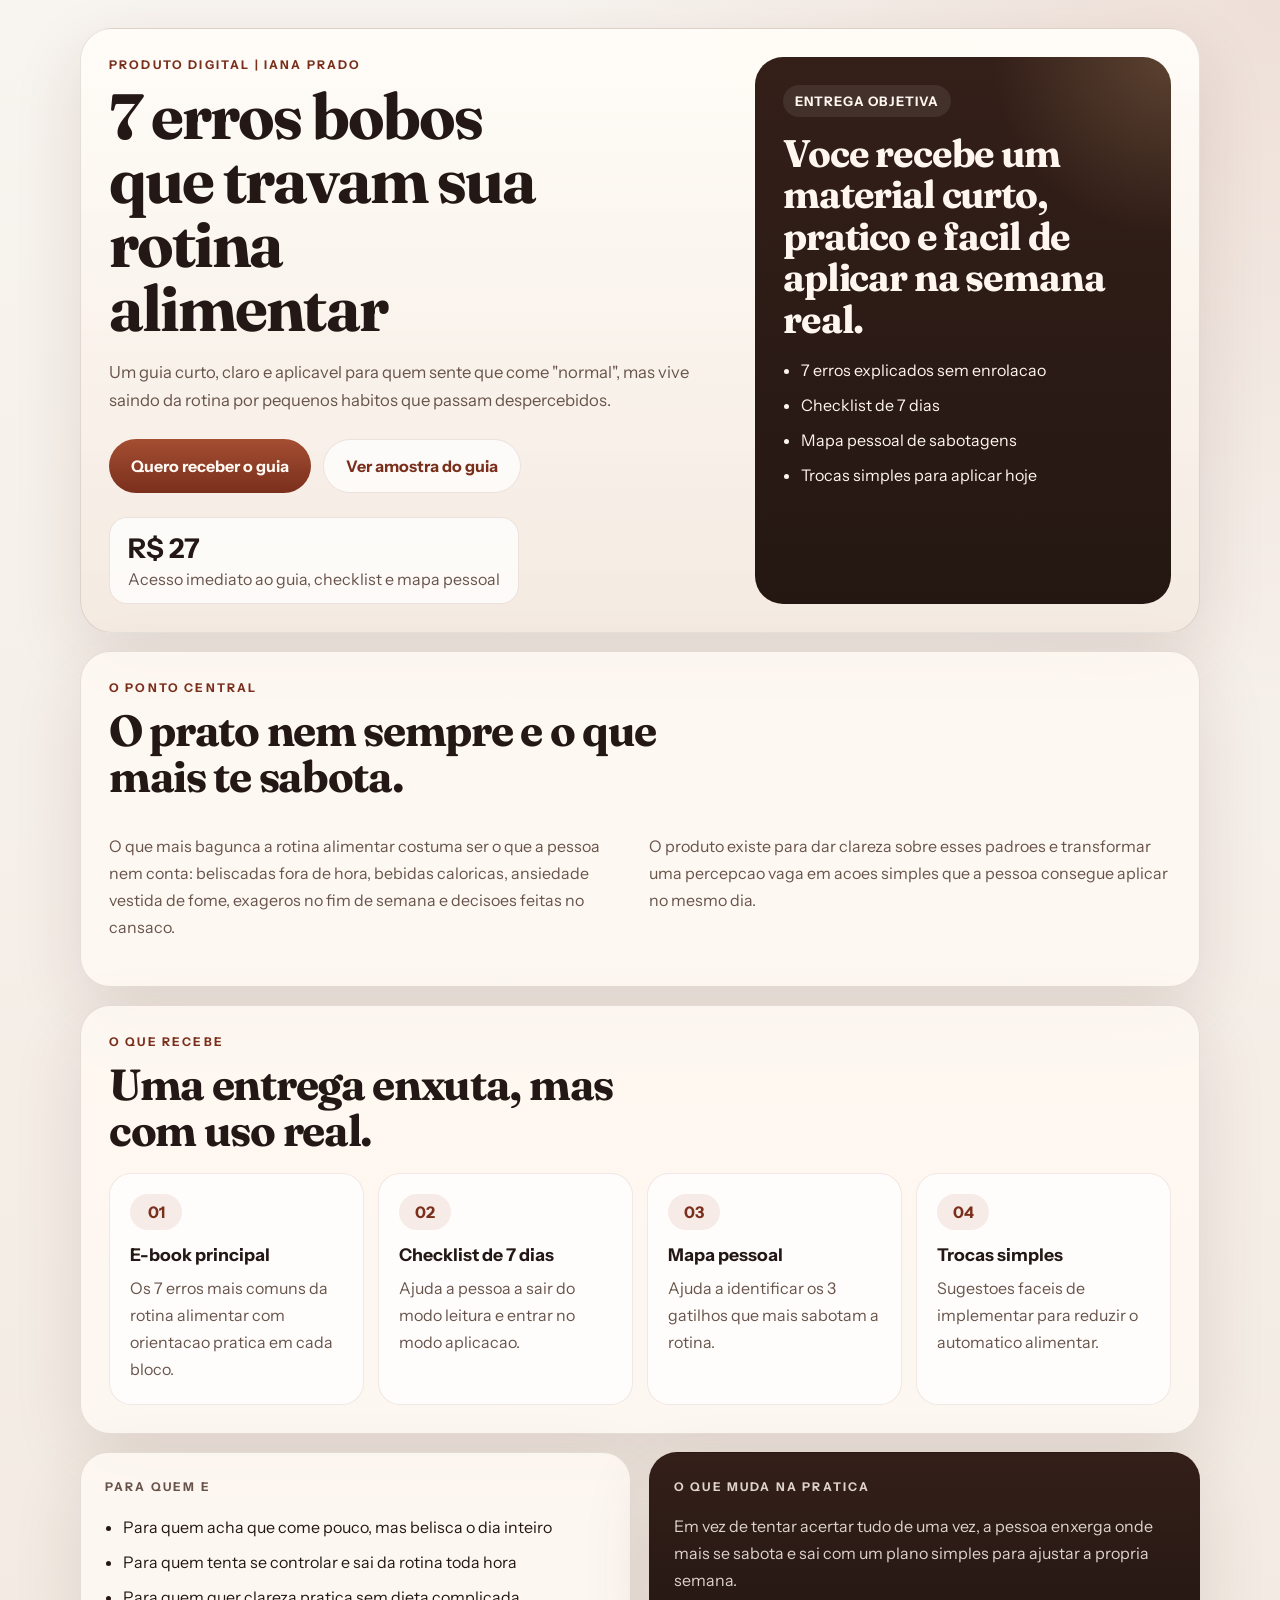
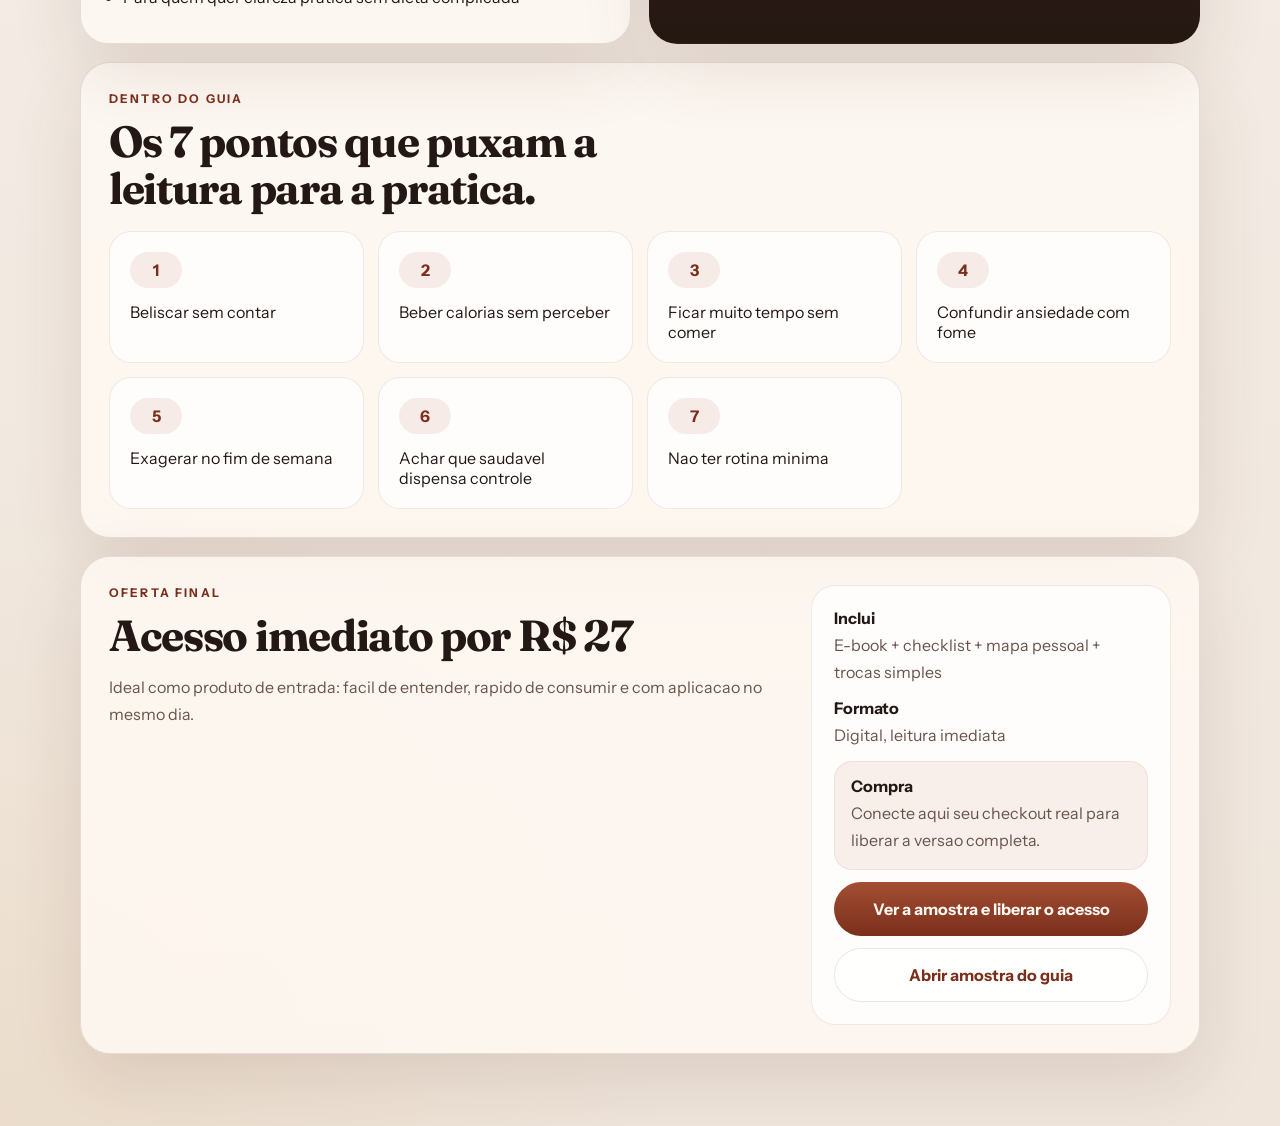
<file: index.html>
<!doctype html>
<html lang="pt-BR">
<head>
  <meta charset="utf-8">
  <meta name="viewport" content="width=device-width, initial-scale=1">
  <title>7 erros bobos que travam sua rotina alimentar</title>
  <meta name="description" content="Guia digital com leitura rapida, checklist de 7 dias, mapa pessoal e trocas simples para sair do automatico alimentar.">
  <link rel="preconnect" href="https://fonts.googleapis.com">
  <link rel="preconnect" href="https://fonts.gstatic.com" crossorigin>
  <link href="https://fonts.googleapis.com/css2?family=Fraunces:wght@500;600;700&family=Instrument+Sans:wght@400;500;600;700&display=swap" rel="stylesheet">
  <link rel="stylesheet" href="./landing.css">
</head>
<body>
  <main class="page">
    <section class="hero">
      <div class="hero-copy">
        <p class="eyebrow">Produto digital | Iana Prado</p>
        <h1>7 erros bobos que travam sua rotina alimentar</h1>
        <p class="lead">
          Um guia curto, claro e aplicavel para quem sente que come "normal", mas vive saindo da rotina por pequenos habitos que passam despercebidos.
        </p>
        <div class="hero-actions">
          <a class="button primary" href="#oferta">Quero receber o guia</a>
          <a class="button ghost" href="./ebook.html">Ver amostra do guia</a>
        </div>
        <div class="hero-note">
          <strong>R$ 27</strong>
          <span>Acesso imediato ao guia, checklist e mapa pessoal</span>
        </div>
      </div>

      <aside class="hero-card">
        <span class="card-tag">Entrega objetiva</span>
        <h2>Voce recebe um material curto, pratico e facil de aplicar na semana real.</h2>
        <ul>
          <li>7 erros explicados sem enrolacao</li>
          <li>Checklist de 7 dias</li>
          <li>Mapa pessoal de sabotagens</li>
          <li>Trocas simples para aplicar hoje</li>
        </ul>
      </aside>
    </section>

    <section class="problem">
      <div class="section-head">
        <p class="eyebrow">O ponto central</p>
        <h2>O prato nem sempre e o que mais te sabota.</h2>
      </div>
      <div class="problem-grid">
        <p>
          O que mais bagunca a rotina alimentar costuma ser o que a pessoa nem conta:
          beliscadas fora de hora, bebidas caloricas, ansiedade vestida de fome, exageros no fim de semana e decisoes feitas no cansaco.
        </p>
        <p>
          O produto existe para dar clareza sobre esses padroes e transformar uma percepcao vaga em acoes simples que a pessoa consegue aplicar no mesmo dia.
        </p>
      </div>
    </section>

    <section class="deliverables">
      <div class="section-head">
        <p class="eyebrow">O que recebe</p>
        <h2>Uma entrega enxuta, mas com uso real.</h2>
      </div>
      <div class="deliverables-grid">
        <article class="feature">
          <span>01</span>
          <h3>E-book principal</h3>
          <p>Os 7 erros mais comuns da rotina alimentar com orientacao pratica em cada bloco.</p>
        </article>
        <article class="feature">
          <span>02</span>
          <h3>Checklist de 7 dias</h3>
          <p>Ajuda a pessoa a sair do modo leitura e entrar no modo aplicacao.</p>
        </article>
        <article class="feature">
          <span>03</span>
          <h3>Mapa pessoal</h3>
          <p>Ajuda a identificar os 3 gatilhos que mais sabotam a rotina.</p>
        </article>
        <article class="feature">
          <span>04</span>
          <h3>Trocas simples</h3>
          <p>Sugestoes faceis de implementar para reduzir o automatico alimentar.</p>
        </article>
      </div>
    </section>

    <section class="audience">
      <article class="panel soft">
        <p class="eyebrow">Para quem e</p>
        <ul class="list">
          <li>Para quem acha que come pouco, mas belisca o dia inteiro</li>
          <li>Para quem tenta se controlar e sai da rotina toda hora</li>
          <li>Para quem quer clareza pratica sem dieta complicada</li>
        </ul>
      </article>
      <article class="panel contrast">
        <p class="eyebrow">O que muda na pratica</p>
        <p>
          Em vez de tentar acertar tudo de uma vez, a pessoa enxerga onde mais se sabota
          e sai com um plano simples para ajustar a propria semana.
        </p>
      </article>
    </section>

    <section class="chapters">
      <div class="section-head">
        <p class="eyebrow">Dentro do guia</p>
        <h2>Os 7 pontos que puxam a leitura para a pratica.</h2>
      </div>
      <div class="chapters-grid">
        <article class="chapter"><strong>1</strong><p>Beliscar sem contar</p></article>
        <article class="chapter"><strong>2</strong><p>Beber calorias sem perceber</p></article>
        <article class="chapter"><strong>3</strong><p>Ficar muito tempo sem comer</p></article>
        <article class="chapter"><strong>4</strong><p>Confundir ansiedade com fome</p></article>
        <article class="chapter"><strong>5</strong><p>Exagerar no fim de semana</p></article>
        <article class="chapter"><strong>6</strong><p>Achar que saudavel dispensa controle</p></article>
        <article class="chapter"><strong>7</strong><p>Nao ter rotina minima</p></article>
      </div>
    </section>

    <section id="oferta" class="offer">
      <div>
        <p class="eyebrow">Oferta final</p>
        <h2>Acesso imediato por R$ 27</h2>
        <p class="offer-copy">
          Ideal como produto de entrada: facil de entender, rapido de consumir e com aplicacao no mesmo dia.
        </p>
      </div>
      <div class="offer-box">
        <div class="offer-line">
          <strong>Inclui</strong>
          <span>E-book + checklist + mapa pessoal + trocas simples</span>
        </div>
        <div class="offer-line">
          <strong>Formato</strong>
          <span>Digital, leitura imediata</span>
        </div>
        <div class="offer-line offer-alert">
          <strong>Compra</strong>
          <span>Conecte aqui seu checkout real para liberar a versao completa.</span>
        </div>
        <a class="button primary full" href="./ebook.html#comprar">Ver a amostra e liberar o acesso</a>
        <a class="button ghost full" href="./ebook.html">Abrir amostra do guia</a>
      </div>
    </section>
  </main>
</body>
</html>
</file>
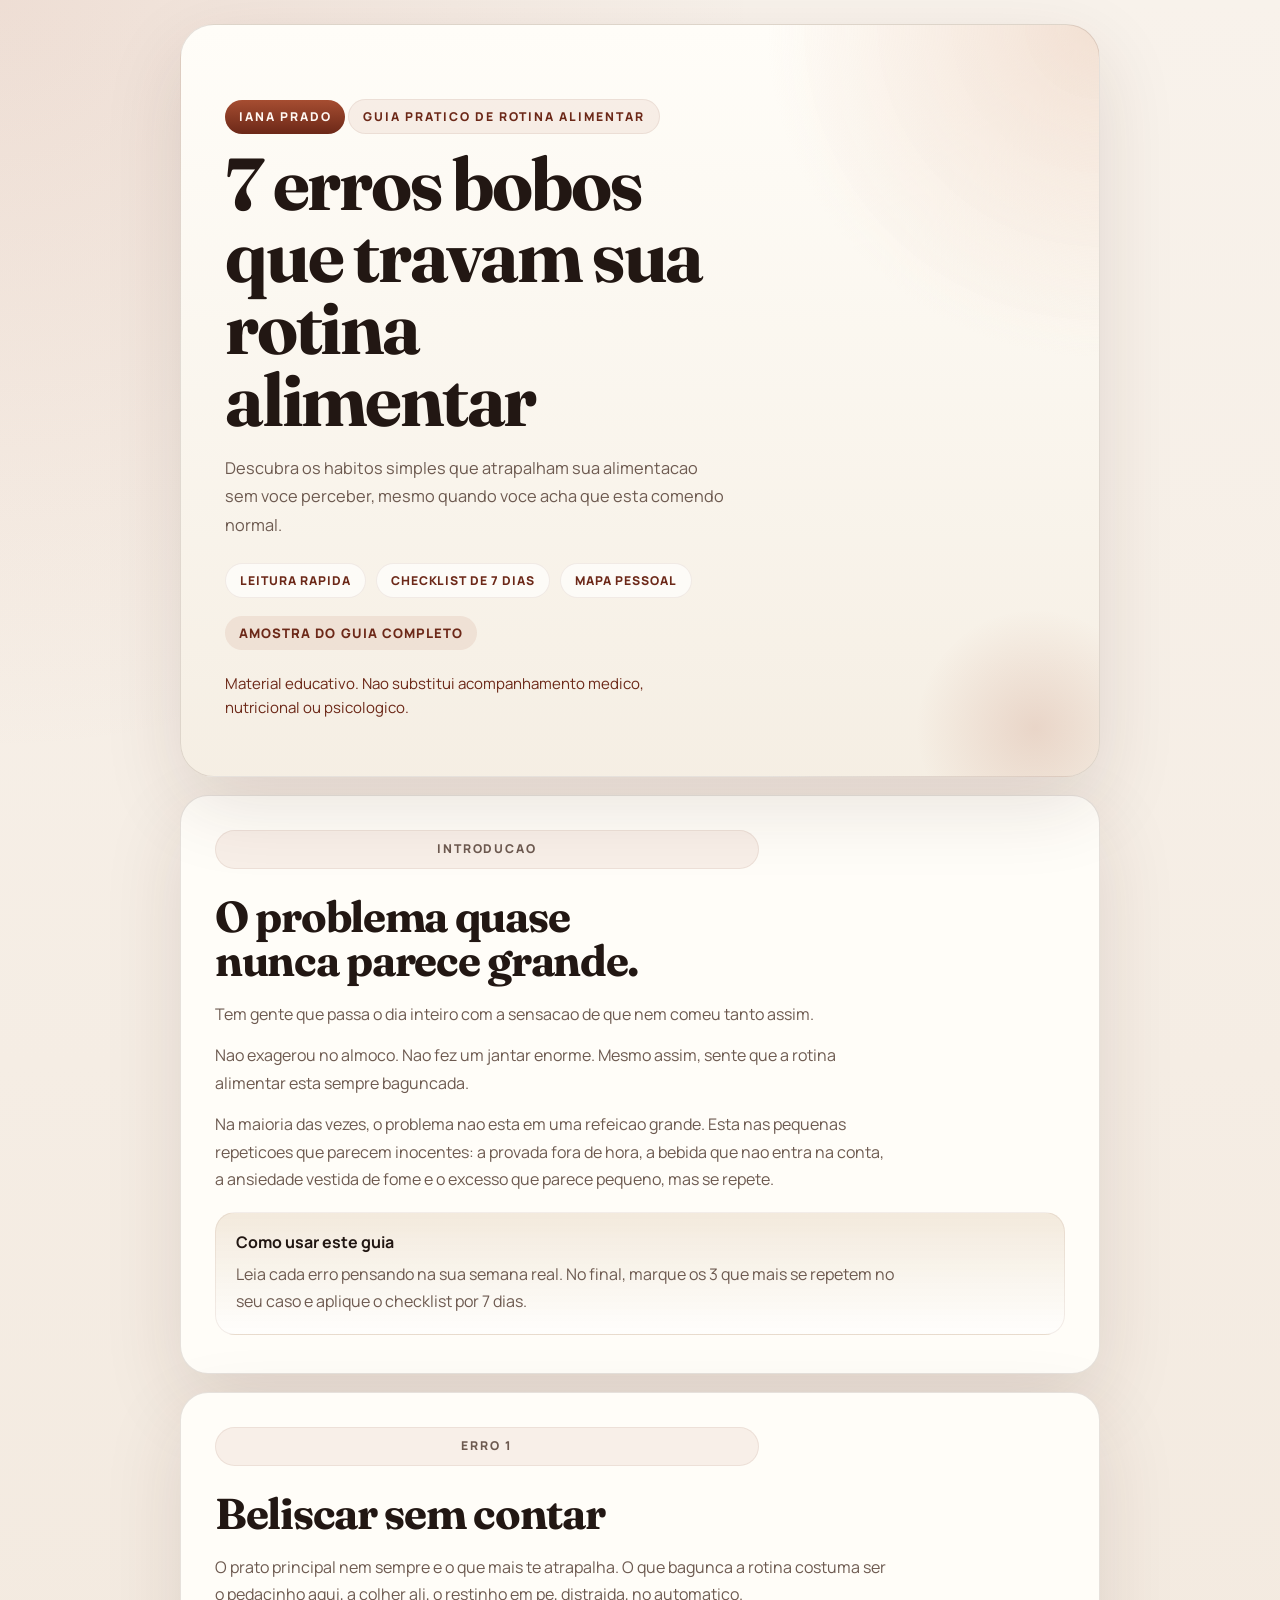
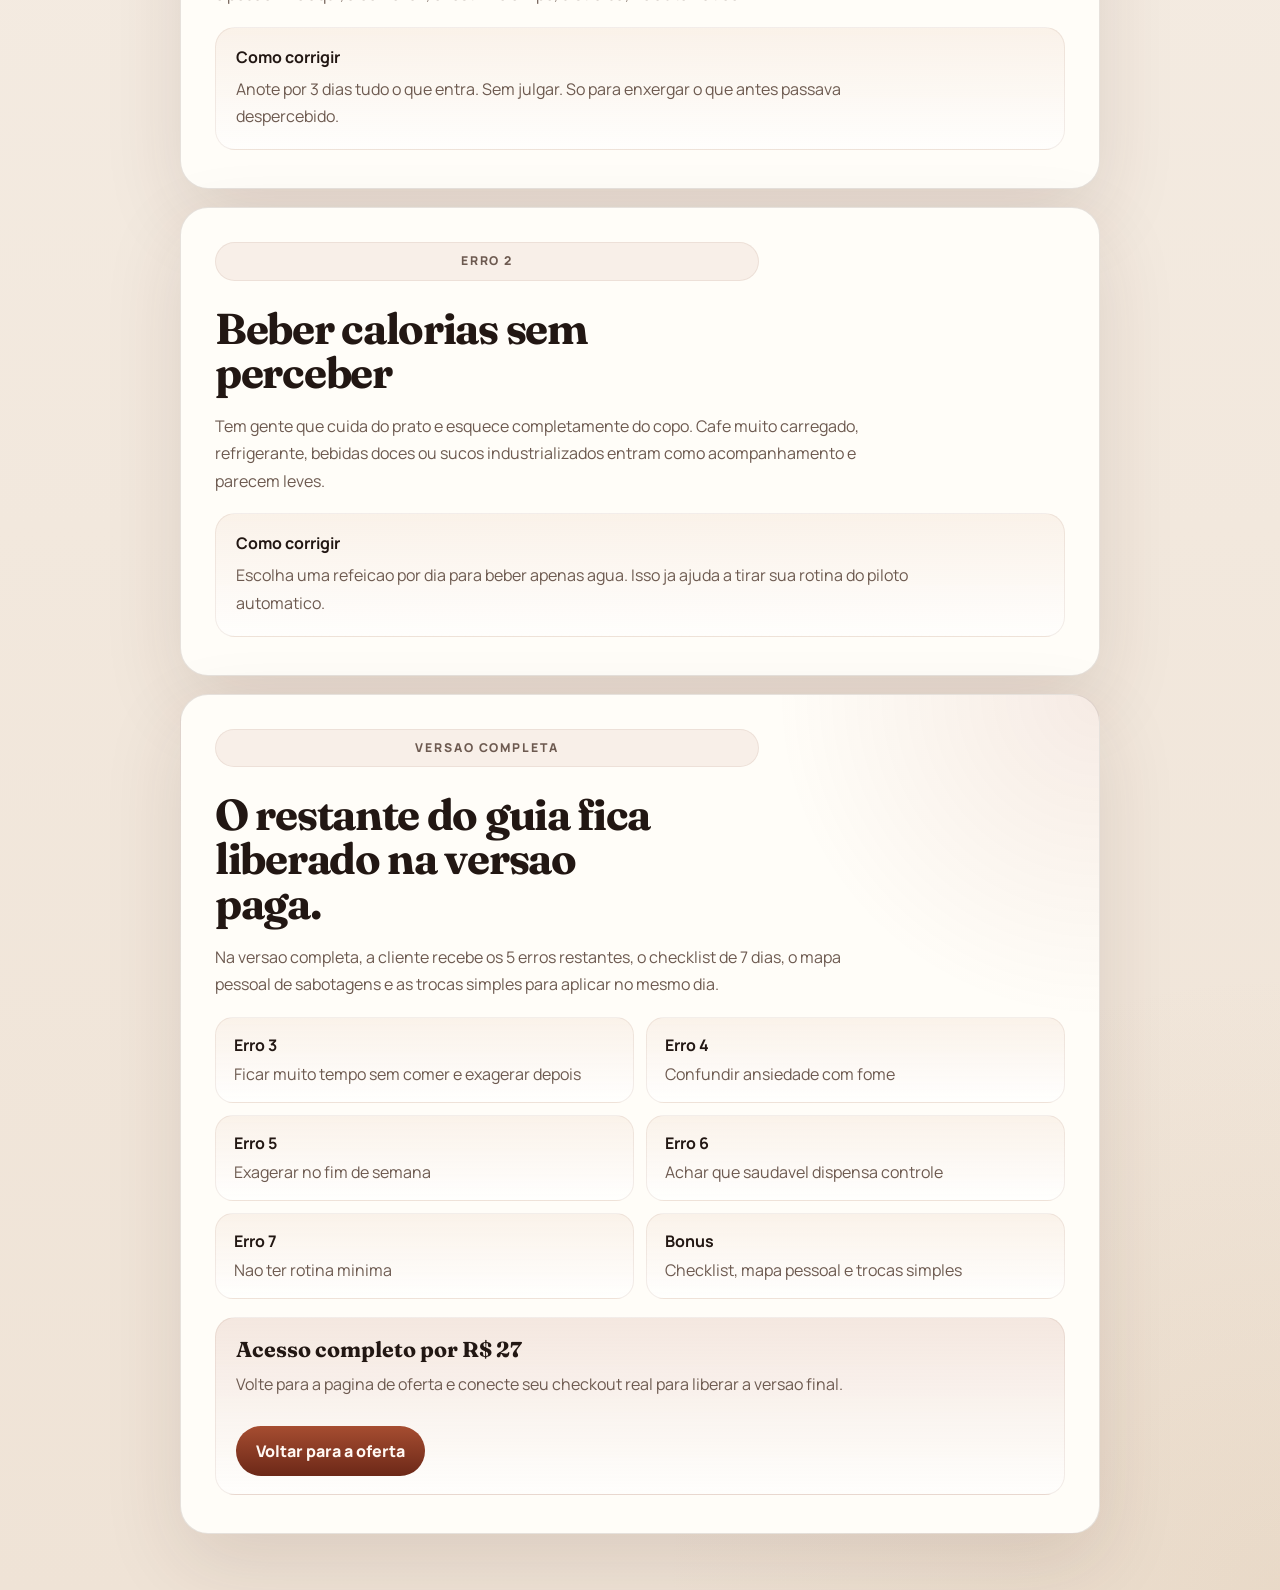
<file: ebook.html>
<!doctype html>
<html lang="pt-BR">
<head>
  <meta charset="utf-8">
  <meta name="viewport" content="width=device-width, initial-scale=1">
  <title>E-book | 7 erros bobos que travam sua rotina alimentar</title>
  <meta name="description" content="E-book com 7 erros silenciosos da rotina alimentar, checklist de 7 dias e mapa pessoal para aplicacao imediata.">
  <link rel="preconnect" href="https://fonts.googleapis.com">
  <link rel="preconnect" href="https://fonts.gstatic.com" crossorigin>
  <link href="https://fonts.googleapis.com/css2?family=Fraunces:wght@500;600;700&family=Manrope:wght@400;500;600;700;800&display=swap" rel="stylesheet">
  <link rel="stylesheet" href="./ebook.css">
</head>
<body class="ebook-body">
  <main class="ebook-shell">
    <section class="ebook-cover">
      <div class="cover-band">Iana Prado</div>
      <p class="cover-kicker">Guia pratico de rotina alimentar</p>
      <h1>7 erros bobos que travam sua rotina alimentar</h1>
      <p class="cover-subtitle">
        Descubra os habitos simples que atrapalham sua alimentacao sem voce perceber,
        mesmo quando voce acha que esta comendo normal.
      </p>
      <div class="cover-meta">
        <span>Leitura rapida</span>
        <span>Checklist de 7 dias</span>
        <span>Mapa pessoal</span>
      </div>
      <p class="preview-pill">Amostra do guia completo</p>
      <p class="cover-note">
        Material educativo. Nao substitui acompanhamento medico, nutricional ou psicologico.
      </p>
    </section>

    <section class="ebook-page intro-page">
      <div class="section-head">
        <p class="section-kicker">Introducao</p>
        <h2>O problema quase nunca parece grande.</h2>
      </div>
      <p>Tem gente que passa o dia inteiro com a sensacao de que nem comeu tanto assim.</p>
      <p>Nao exagerou no almoco. Nao fez um jantar enorme. Mesmo assim, sente que a rotina alimentar esta sempre baguncada.</p>
      <p>Na maioria das vezes, o problema nao esta em uma refeicao grande. Esta nas pequenas repeticoes que parecem inocentes: a provada fora de hora, a bebida que nao entra na conta, a ansiedade vestida de fome e o excesso que parece pequeno, mas se repete.</p>
      <div class="highlight-box">
        <strong>Como usar este guia</strong>
        <p>Leia cada erro pensando na sua semana real. No final, marque os 3 que mais se repetem no seu caso e aplique o checklist por 7 dias.</p>
      </div>
    </section>

    <section class="ebook-page">
      <div class="section-head">
        <p class="section-kicker">Erro 1</p>
        <h2>Beliscar sem contar</h2>
      </div>
      <p>O prato principal nem sempre e o que mais te atrapalha. O que bagunca a rotina costuma ser o pedacinho aqui, a colher ali, o restinho em pe, distraida, no automatico.</p>
      <div class="action-card">
        <strong>Como corrigir</strong>
        <p>Anote por 3 dias tudo o que entra. Sem julgar. So para enxergar o que antes passava despercebido.</p>
      </div>
    </section>

    <section class="ebook-page">
      <div class="section-head">
        <p class="section-kicker">Erro 2</p>
        <h2>Beber calorias sem perceber</h2>
      </div>
      <p>Tem gente que cuida do prato e esquece completamente do copo. Cafe muito carregado, refrigerante, bebidas doces ou sucos industrializados entram como acompanhamento e parecem leves.</p>
      <div class="action-card">
        <strong>Como corrigir</strong>
        <p>Escolha uma refeicao por dia para beber apenas agua. Isso ja ajuda a tirar sua rotina do piloto automatico.</p>
      </div>
    </section>

    <section class="ebook-page preview-lock" id="comprar">
      <div class="section-head">
        <p class="section-kicker">Versao completa</p>
        <h2>O restante do guia fica liberado na versao paga.</h2>
      </div>
      <p>Na versao completa, a cliente recebe os 5 erros restantes, o checklist de 7 dias, o mapa pessoal de sabotagens e as trocas simples para aplicar no mesmo dia.</p>
      <div class="preview-grid">
        <article class="preview-item">
          <strong>Erro 3</strong>
          <span>Ficar muito tempo sem comer e exagerar depois</span>
        </article>
        <article class="preview-item">
          <strong>Erro 4</strong>
          <span>Confundir ansiedade com fome</span>
        </article>
        <article class="preview-item">
          <strong>Erro 5</strong>
          <span>Exagerar no fim de semana</span>
        </article>
        <article class="preview-item">
          <strong>Erro 6</strong>
          <span>Achar que saudavel dispensa controle</span>
        </article>
        <article class="preview-item">
          <strong>Erro 7</strong>
          <span>Nao ter rotina minima</span>
        </article>
        <article class="preview-item">
          <strong>Bonus</strong>
          <span>Checklist, mapa pessoal e trocas simples</span>
        </article>
      </div>
      <div class="closing-box">
        <h3>Acesso completo por R$ 27</h3>
        <p>Volte para a pagina de oferta e conecte seu checkout real para liberar a versao final.</p>
        <a class="preview-button" href="./index.html#oferta">Voltar para a oferta</a>
      </div>
    </section>
  </main>
</body>
</html>
</file>
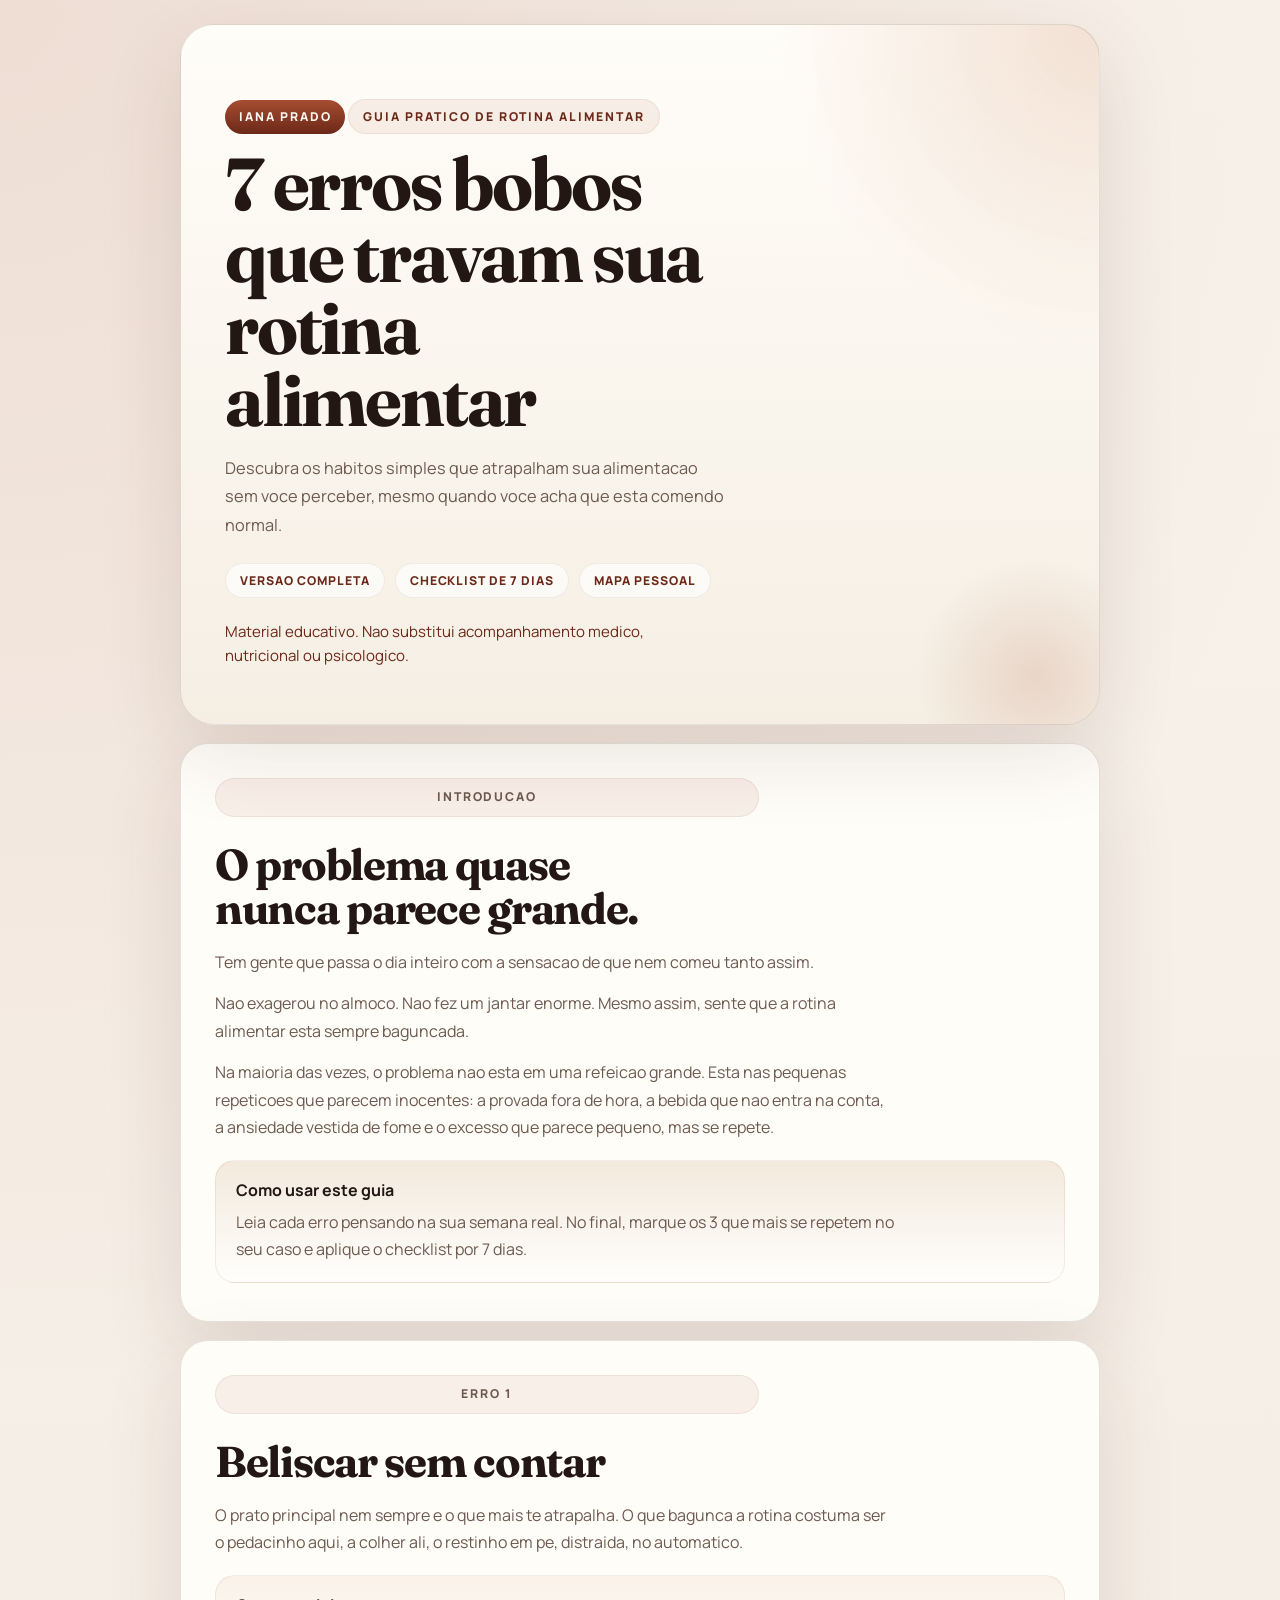
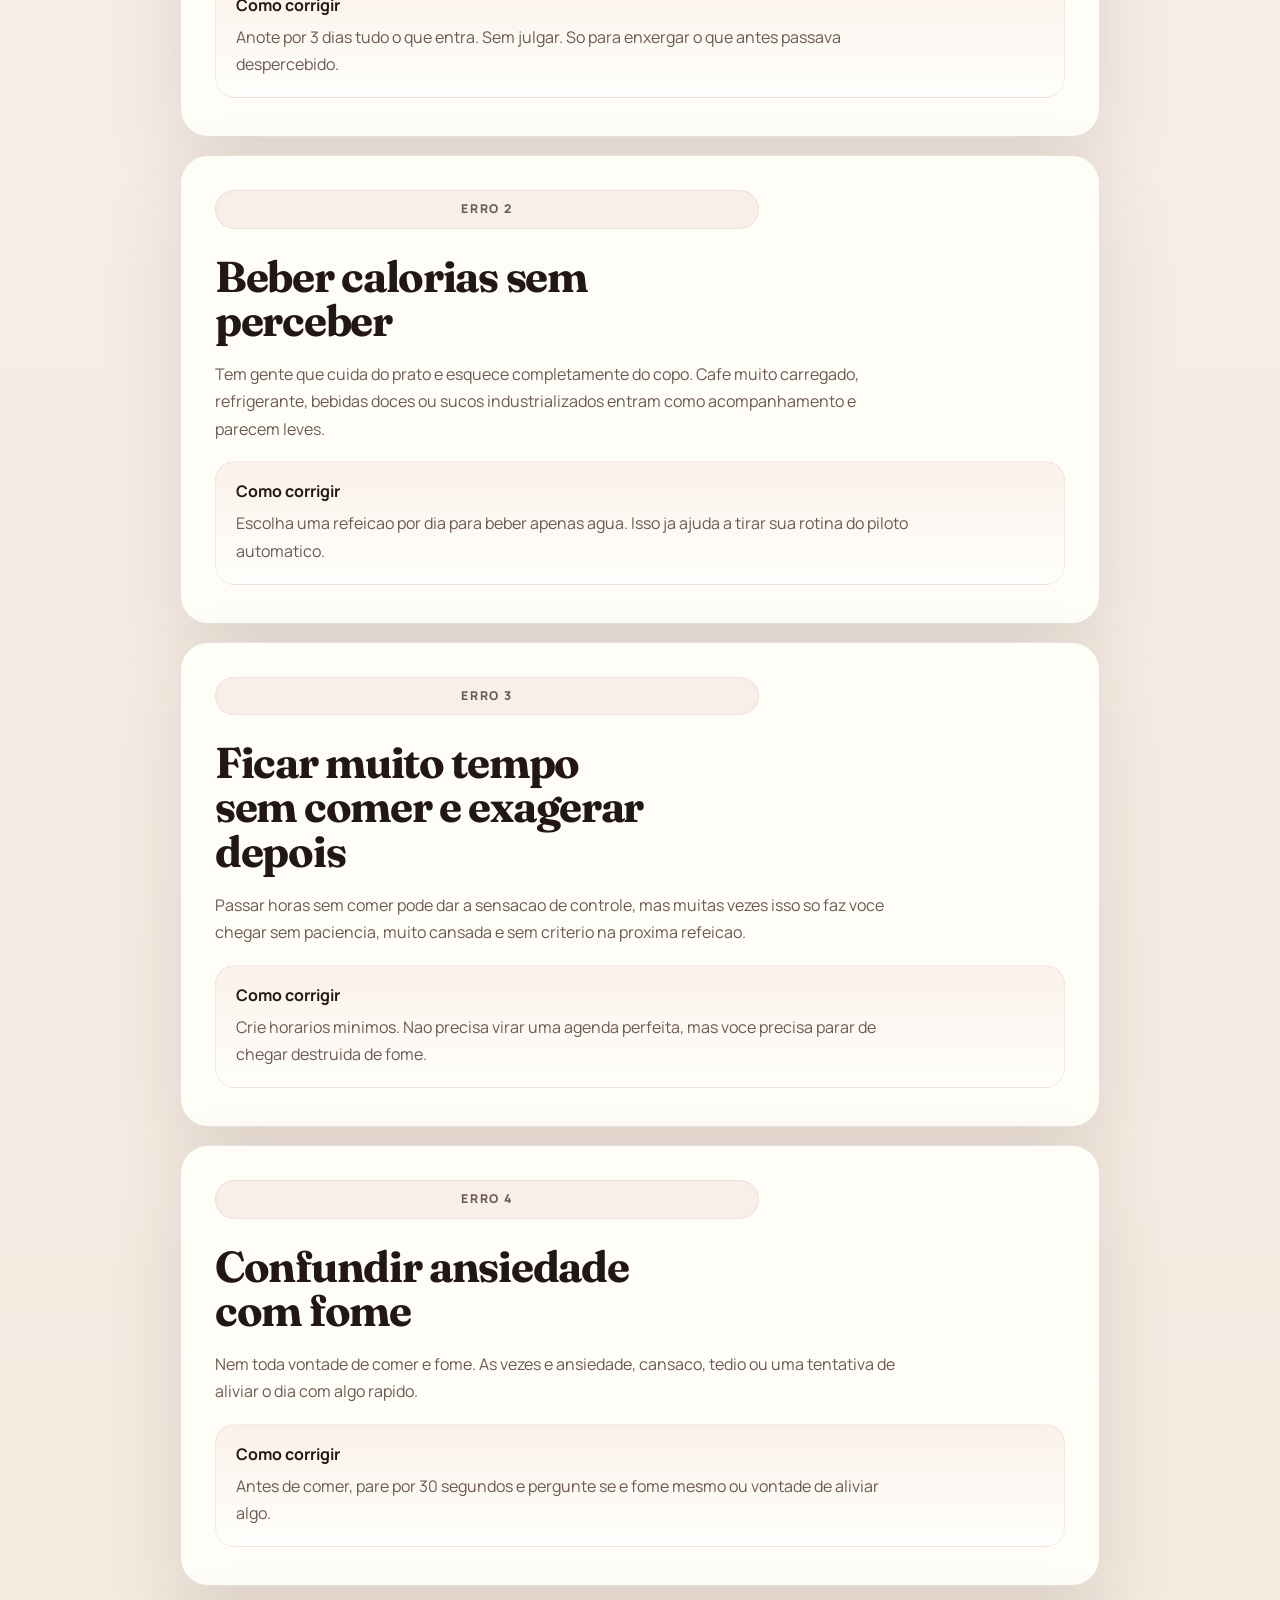
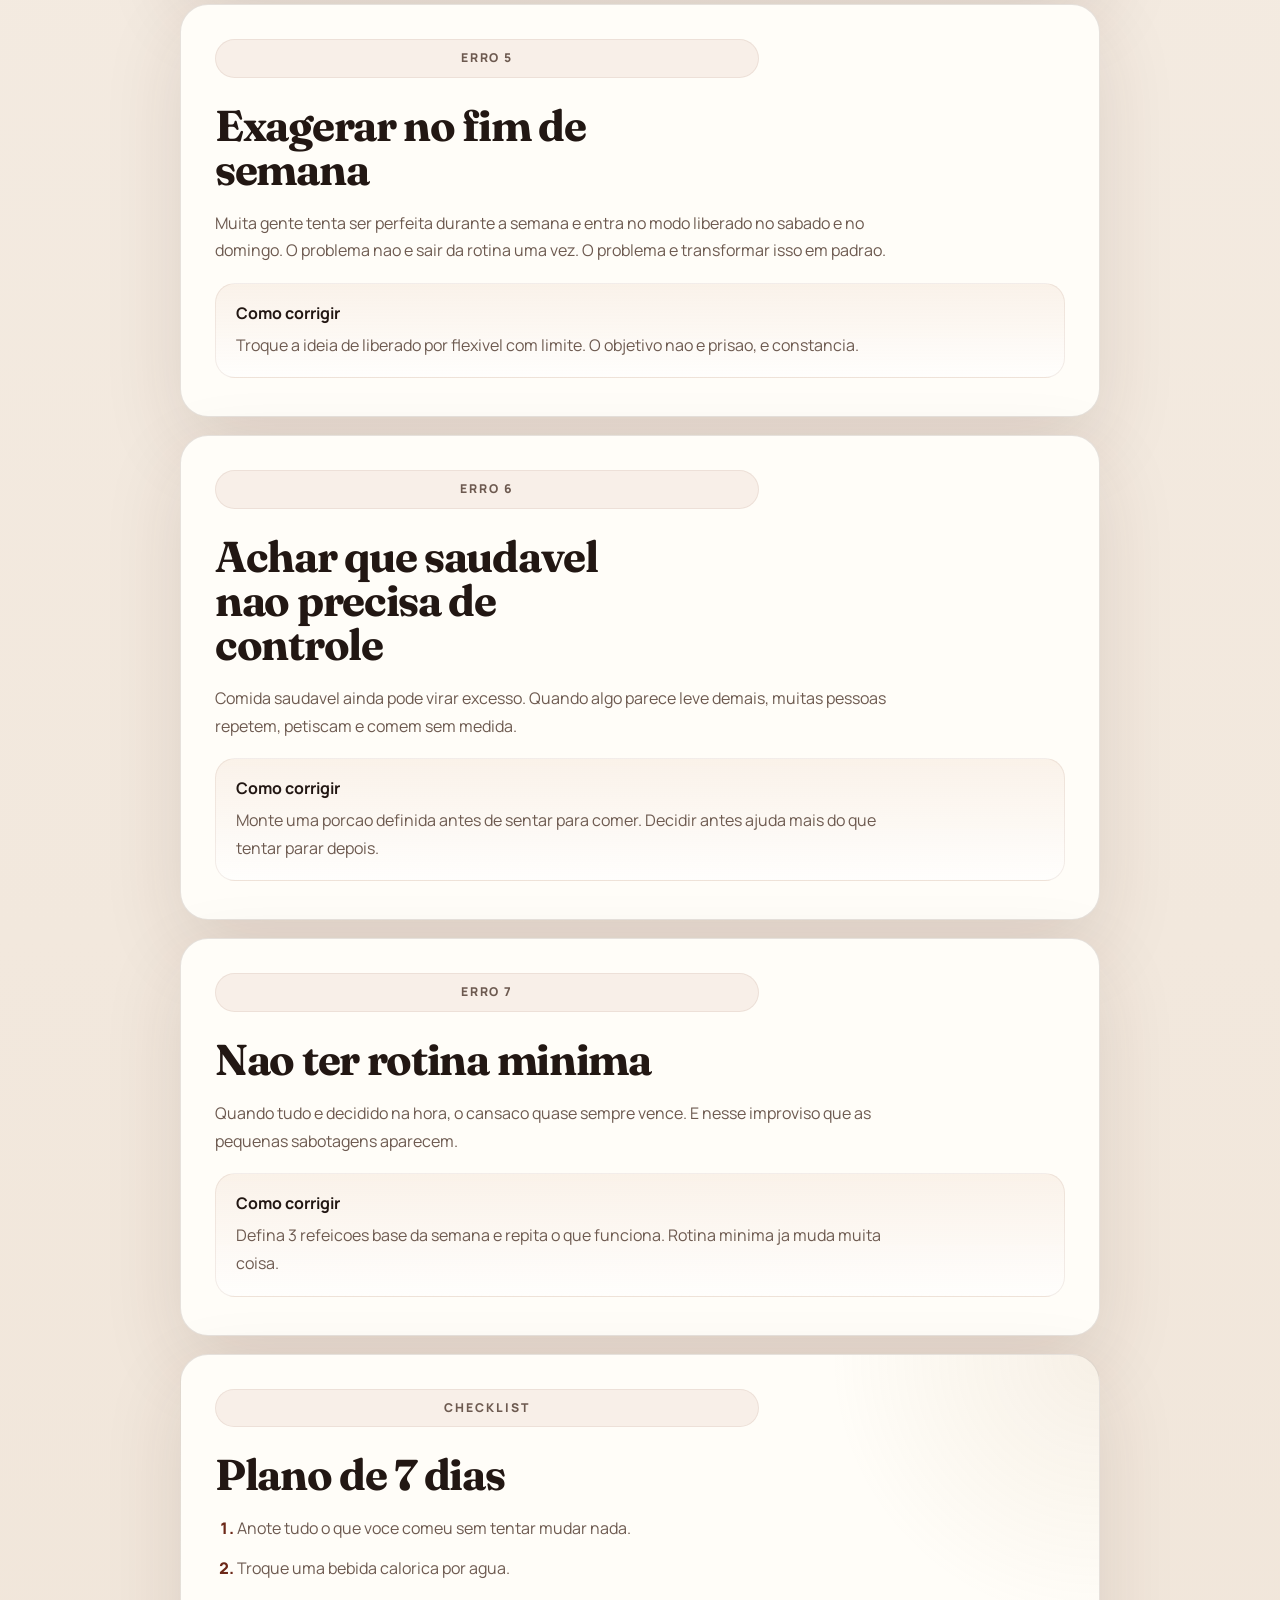
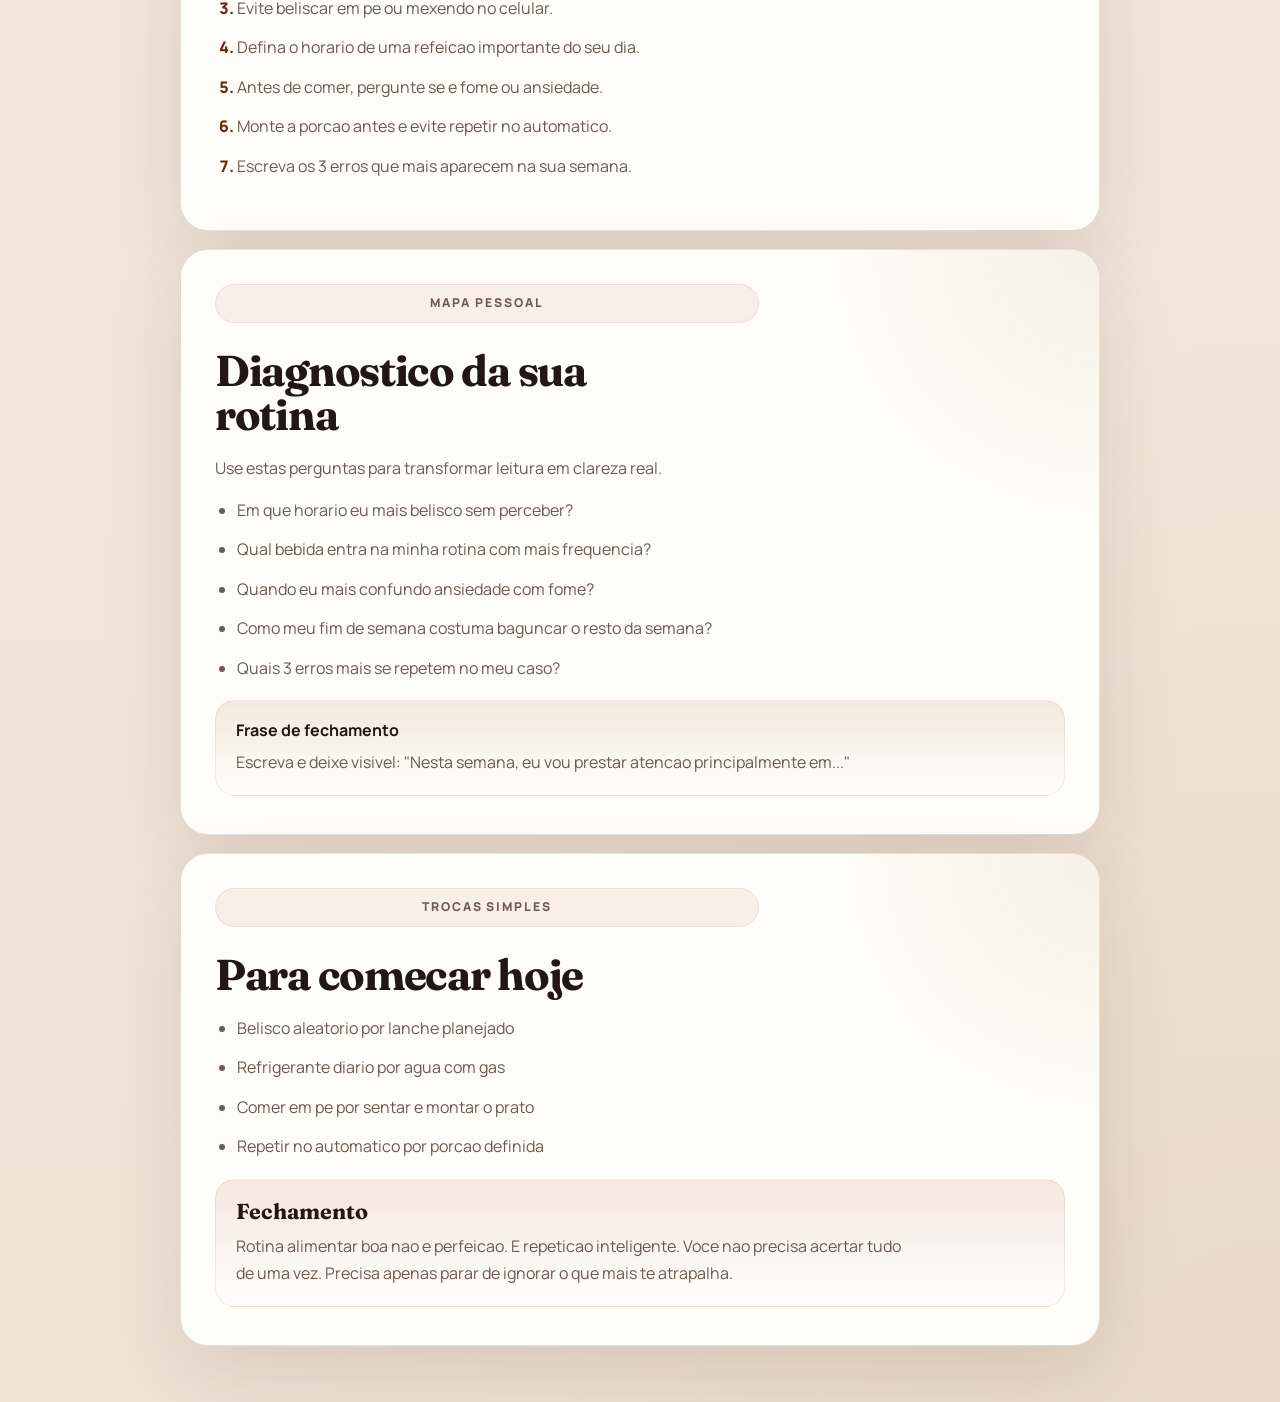
<file: guia-completo.html>
<!doctype html>
<html lang="pt-BR">
<head>
  <meta charset="utf-8">
  <meta name="viewport" content="width=device-width, initial-scale=1">
  <title>Guia Completo | 7 erros bobos que travam sua rotina alimentar</title>
  <meta name="description" content="Versao completa do guia com 7 erros da rotina alimentar, checklist de 7 dias, mapa pessoal e trocas simples para aplicacao imediata.">
  <link rel="preconnect" href="https://fonts.googleapis.com">
  <link rel="preconnect" href="https://fonts.gstatic.com" crossorigin>
  <link href="https://fonts.googleapis.com/css2?family=Fraunces:wght@500;600;700&family=Manrope:wght@400;500;600;700;800&display=swap" rel="stylesheet">
  <link rel="stylesheet" href="./ebook.css">
</head>
<body class="ebook-body">
  <main class="ebook-shell">
    <section class="ebook-cover">
      <div class="cover-band">Iana Prado</div>
      <p class="cover-kicker">Guia pratico de rotina alimentar</p>
      <h1>7 erros bobos que travam sua rotina alimentar</h1>
      <p class="cover-subtitle">
        Descubra os habitos simples que atrapalham sua alimentacao sem voce perceber,
        mesmo quando voce acha que esta comendo normal.
      </p>
      <div class="cover-meta">
        <span>Versao completa</span>
        <span>Checklist de 7 dias</span>
        <span>Mapa pessoal</span>
      </div>
      <p class="cover-note">
        Material educativo. Nao substitui acompanhamento medico, nutricional ou psicologico.
      </p>
    </section>

    <section class="ebook-page intro-page">
      <div class="section-head">
        <p class="section-kicker">Introducao</p>
        <h2>O problema quase nunca parece grande.</h2>
      </div>
      <p>Tem gente que passa o dia inteiro com a sensacao de que nem comeu tanto assim.</p>
      <p>Nao exagerou no almoco. Nao fez um jantar enorme. Mesmo assim, sente que a rotina alimentar esta sempre baguncada.</p>
      <p>Na maioria das vezes, o problema nao esta em uma refeicao grande. Esta nas pequenas repeticoes que parecem inocentes: a provada fora de hora, a bebida que nao entra na conta, a ansiedade vestida de fome e o excesso que parece pequeno, mas se repete.</p>
      <div class="highlight-box">
        <strong>Como usar este guia</strong>
        <p>Leia cada erro pensando na sua semana real. No final, marque os 3 que mais se repetem no seu caso e aplique o checklist por 7 dias.</p>
      </div>
    </section>

    <section class="ebook-page">
      <div class="section-head">
        <p class="section-kicker">Erro 1</p>
        <h2>Beliscar sem contar</h2>
      </div>
      <p>O prato principal nem sempre e o que mais te atrapalha. O que bagunca a rotina costuma ser o pedacinho aqui, a colher ali, o restinho em pe, distraida, no automatico.</p>
      <div class="action-card">
        <strong>Como corrigir</strong>
        <p>Anote por 3 dias tudo o que entra. Sem julgar. So para enxergar o que antes passava despercebido.</p>
      </div>
    </section>

    <section class="ebook-page">
      <div class="section-head">
        <p class="section-kicker">Erro 2</p>
        <h2>Beber calorias sem perceber</h2>
      </div>
      <p>Tem gente que cuida do prato e esquece completamente do copo. Cafe muito carregado, refrigerante, bebidas doces ou sucos industrializados entram como acompanhamento e parecem leves.</p>
      <div class="action-card">
        <strong>Como corrigir</strong>
        <p>Escolha uma refeicao por dia para beber apenas agua. Isso ja ajuda a tirar sua rotina do piloto automatico.</p>
      </div>
    </section>

    <section class="ebook-page">
      <div class="section-head">
        <p class="section-kicker">Erro 3</p>
        <h2>Ficar muito tempo sem comer e exagerar depois</h2>
      </div>
      <p>Passar horas sem comer pode dar a sensacao de controle, mas muitas vezes isso so faz voce chegar sem paciencia, muito cansada e sem criterio na proxima refeicao.</p>
      <div class="action-card">
        <strong>Como corrigir</strong>
        <p>Crie horarios minimos. Nao precisa virar uma agenda perfeita, mas voce precisa parar de chegar destruida de fome.</p>
      </div>
    </section>

    <section class="ebook-page">
      <div class="section-head">
        <p class="section-kicker">Erro 4</p>
        <h2>Confundir ansiedade com fome</h2>
      </div>
      <p>Nem toda vontade de comer e fome. As vezes e ansiedade, cansaco, tedio ou uma tentativa de aliviar o dia com algo rapido.</p>
      <div class="action-card">
        <strong>Como corrigir</strong>
        <p>Antes de comer, pare por 30 segundos e pergunte se e fome mesmo ou vontade de aliviar algo.</p>
      </div>
    </section>

    <section class="ebook-page">
      <div class="section-head">
        <p class="section-kicker">Erro 5</p>
        <h2>Exagerar no fim de semana</h2>
      </div>
      <p>Muita gente tenta ser perfeita durante a semana e entra no modo liberado no sabado e no domingo. O problema nao e sair da rotina uma vez. O problema e transformar isso em padrao.</p>
      <div class="action-card">
        <strong>Como corrigir</strong>
        <p>Troque a ideia de liberado por flexivel com limite. O objetivo nao e prisao, e constancia.</p>
      </div>
    </section>

    <section class="ebook-page">
      <div class="section-head">
        <p class="section-kicker">Erro 6</p>
        <h2>Achar que saudavel nao precisa de controle</h2>
      </div>
      <p>Comida saudavel ainda pode virar excesso. Quando algo parece leve demais, muitas pessoas repetem, petiscam e comem sem medida.</p>
      <div class="action-card">
        <strong>Como corrigir</strong>
        <p>Monte uma porcao definida antes de sentar para comer. Decidir antes ajuda mais do que tentar parar depois.</p>
      </div>
    </section>

    <section class="ebook-page">
      <div class="section-head">
        <p class="section-kicker">Erro 7</p>
        <h2>Nao ter rotina minima</h2>
      </div>
      <p>Quando tudo e decidido na hora, o cansaco quase sempre vence. E nesse improviso que as pequenas sabotagens aparecem.</p>
      <div class="action-card">
        <strong>Como corrigir</strong>
        <p>Defina 3 refeicoes base da semana e repita o que funciona. Rotina minima ja muda muita coisa.</p>
      </div>
    </section>

    <section class="ebook-page utility-page">
      <div class="section-head">
        <p class="section-kicker">Checklist</p>
        <h2>Plano de 7 dias</h2>
      </div>
      <ol class="ebook-list ordered">
        <li>Anote tudo o que voce comeu sem tentar mudar nada.</li>
        <li>Troque uma bebida calorica por agua.</li>
        <li>Evite beliscar em pe ou mexendo no celular.</li>
        <li>Defina o horario de uma refeicao importante do seu dia.</li>
        <li>Antes de comer, pergunte se e fome ou ansiedade.</li>
        <li>Monte a porcao antes e evite repetir no automatico.</li>
        <li>Escreva os 3 erros que mais aparecem na sua semana.</li>
      </ol>
    </section>

    <section class="ebook-page utility-page">
      <div class="section-head">
        <p class="section-kicker">Mapa pessoal</p>
        <h2>Diagnostico da sua rotina</h2>
      </div>
      <p>Use estas perguntas para transformar leitura em clareza real.</p>
      <ul class="ebook-list">
        <li>Em que horario eu mais belisco sem perceber?</li>
        <li>Qual bebida entra na minha rotina com mais frequencia?</li>
        <li>Quando eu mais confundo ansiedade com fome?</li>
        <li>Como meu fim de semana costuma baguncar o resto da semana?</li>
        <li>Quais 3 erros mais se repetem no meu caso?</li>
      </ul>
      <div class="highlight-box">
        <strong>Frase de fechamento</strong>
        <p>Escreva e deixe visivel: "Nesta semana, eu vou prestar atencao principalmente em..."</p>
      </div>
    </section>

    <section class="ebook-page utility-page">
      <div class="section-head">
        <p class="section-kicker">Trocas simples</p>
        <h2>Para comecar hoje</h2>
      </div>
      <ul class="ebook-list">
        <li>Belisco aleatorio por lanche planejado</li>
        <li>Refrigerante diario por agua com gas</li>
        <li>Comer em pe por sentar e montar o prato</li>
        <li>Repetir no automatico por porcao definida</li>
      </ul>
      <div class="closing-box">
        <h3>Fechamento</h3>
        <p>Rotina alimentar boa nao e perfeicao. E repeticao inteligente. Voce nao precisa acertar tudo de uma vez. Precisa apenas parar de ignorar o que mais te atrapalha.</p>
      </div>
    </section>
  </main>
</body>
</html>
</file>
<file: landing.css>
:root {
  --bg: #f5efe8;
  --panel: #fff9f3;
  --panel-soft: #f1e3d6;
  --panel-dark: #2c1f1a;
  --ink: #231815;
  --muted: #68544b;
  --line: rgba(56, 30, 22, 0.12);
  --accent: #a44e33;
  --accent-dark: #7a2f1c;
  --highlight: #d8b17a;
  --shadow: 0 24px 70px rgba(72, 37, 24, 0.12);
}

* {
  box-sizing: border-box;
}

body {
  margin: 0;
  color: var(--ink);
  background:
    radial-gradient(circle at top right, rgba(164, 78, 51, 0.12), transparent 24%),
    radial-gradient(circle at bottom left, rgba(216, 177, 122, 0.16), transparent 22%),
    linear-gradient(180deg, #f8f4ef 0%, #efe5db 100%);
  font-family: "Instrument Sans", "Segoe UI", sans-serif;
}

.page {
  width: min(1120px, calc(100% - 32px));
  margin: 0 auto;
  padding: 28px 0 72px;
}

.hero,
.problem,
.deliverables,
.chapters,
.offer,
.panel {
  border: 1px solid var(--line);
  box-shadow: var(--shadow);
}

.hero {
  display: grid;
  grid-template-columns: 1.2fr 0.8fr;
  gap: 22px;
  padding: 28px;
  border-radius: 32px;
  background: linear-gradient(180deg, rgba(255, 252, 247, 0.96), rgba(244, 234, 225, 0.98));
}

.eyebrow {
  margin: 0 0 12px;
  color: var(--accent-dark);
  font-size: 12px;
  font-weight: 700;
  letter-spacing: 0.18em;
  text-transform: uppercase;
}

h1,
h2,
.hero-card h2,
blockquote {
  margin: 0;
  font-family: "Fraunces", Georgia, serif;
  letter-spacing: -0.03em;
}

h1 {
  font-size: clamp(2.6rem, 5vw, 4.4rem);
  line-height: 1;
  max-width: 10ch;
}

.lead,
.problem-grid p,
.feature p,
.panel p,
.offer-copy,
.offer-line span {
  color: var(--muted);
  line-height: 1.7;
}

.lead {
  margin: 18px 0 0;
  max-width: 54ch;
  font-size: 1.04rem;
}

.hero-actions,
.offer-box {
  display: flex;
  flex-wrap: wrap;
  gap: 12px;
  margin-top: 24px;
}

.button {
  display: inline-flex;
  align-items: center;
  justify-content: center;
  min-height: 54px;
  padding: 14px 22px;
  border-radius: 999px;
  text-decoration: none;
  font-weight: 700;
  transition: transform 0.18s ease, filter 0.18s ease;
}

.button:hover {
  transform: translateY(-1px);
  filter: brightness(1.02);
}

.button.primary {
  color: #fff8f2;
  background: linear-gradient(180deg, var(--accent), var(--accent-dark));
}

.button.ghost {
  color: var(--accent-dark);
  background: rgba(255, 255, 255, 0.72);
  border: 1px solid rgba(122, 47, 28, 0.12);
}

.button.full {
  width: 100%;
}

.hero-note {
  display: inline-flex;
  flex-direction: column;
  gap: 4px;
  margin-top: 24px;
  padding: 14px 18px;
  border-radius: 18px;
  background: rgba(255, 255, 255, 0.74);
  border: 1px solid rgba(122, 47, 28, 0.12);
}

.hero-note strong {
  font-size: 1.7rem;
}

.hero-note span {
  color: var(--muted);
}

.hero-card {
  padding: 28px;
  border-radius: 28px;
  color: #fff6ef;
  background:
    radial-gradient(circle at top right, rgba(216, 177, 122, 0.24), transparent 26%),
    linear-gradient(180deg, #341f19, #241712);
}

.card-tag {
  display: inline-flex;
  padding: 8px 12px;
  margin-bottom: 16px;
  border-radius: 999px;
  background: rgba(255, 255, 255, 0.08);
  font-size: 0.82rem;
  font-weight: 700;
  letter-spacing: 0.08em;
  text-transform: uppercase;
}

.hero-card h2 {
  font-size: clamp(1.8rem, 3vw, 2.5rem);
  line-height: 1.08;
}

.hero-card ul,
.list {
  margin: 18px 0 0;
  padding-left: 18px;
}

.hero-card li,
.list li {
  margin-bottom: 10px;
  line-height: 1.55;
}

.problem,
.deliverables,
.chapters,
.offer {
  margin-top: 18px;
  padding: 28px;
  border-radius: 30px;
  background: rgba(255, 250, 244, 0.84);
}

.section-head {
  max-width: 52ch;
}

.section-head h2,
.offer h2 {
  font-size: clamp(1.9rem, 3.4vw, 2.8rem);
  line-height: 1.06;
}

.problem-grid,
.audience {
  display: grid;
  grid-template-columns: repeat(2, 1fr);
  gap: 18px;
  margin-top: 18px;
}

.deliverables-grid,
.chapters-grid {
  display: grid;
  grid-template-columns: repeat(4, 1fr);
  gap: 14px;
  margin-top: 20px;
}

.feature,
.chapter {
  padding: 20px;
  border-radius: 22px;
  background: rgba(255, 255, 255, 0.72);
  border: 1px solid rgba(122, 47, 28, 0.1);
}

.feature span,
.chapter strong {
  display: inline-flex;
  align-items: center;
  justify-content: center;
  min-width: 52px;
  min-height: 36px;
  margin-bottom: 14px;
  padding: 6px 12px;
  border-radius: 999px;
  background: rgba(164, 78, 51, 0.1);
  color: var(--accent-dark);
  font-weight: 700;
}

.feature h3 {
  margin: 0 0 10px;
  font-size: 1.1rem;
  line-height: 1.2;
}

.feature p,
.chapter p {
  margin: 0;
}

.panel {
  padding: 24px;
  border-radius: 28px;
}

.panel.soft {
  background: rgba(255, 250, 245, 0.84);
}

.panel.contrast {
  color: #fff6ef;
  background: linear-gradient(180deg, #341f19, #241712);
}

.panel.contrast p {
  color: rgba(255, 246, 239, 0.84);
}

.offer {
  display: grid;
  grid-template-columns: 1fr 360px;
  gap: 24px;
  align-items: start;
}

.offer-box {
  margin-top: 0;
  display: grid;
  gap: 12px;
  padding: 22px;
  border-radius: 24px;
  background: rgba(255, 255, 255, 0.72);
  border: 1px solid rgba(122, 47, 28, 0.1);
}

.offer-line strong {
  display: block;
  margin-bottom: 4px;
}

.offer-alert {
  padding: 14px 16px;
  border-radius: 18px;
  background: rgba(164, 78, 51, 0.08);
  border: 1px solid rgba(122, 47, 28, 0.08);
}

@media (max-width: 980px) {
  .hero,
  .offer,
  .problem-grid,
  .audience {
    grid-template-columns: 1fr;
  }

  .deliverables-grid,
  .chapters-grid {
    grid-template-columns: repeat(2, 1fr);
  }
}

@media (max-width: 640px) {
  .page {
    width: min(100% - 18px, 1120px);
    padding: 18px 0 56px;
  }

  .hero,
  .problem,
  .deliverables,
  .chapters,
  .offer,
  .panel {
    padding: 22px;
    border-radius: 24px;
  }

  .deliverables-grid,
  .chapters-grid {
    grid-template-columns: 1fr;
  }

  h1,
  .hero-card h2,
  .section-head h2,
  .offer h2 {
    max-width: none;
  }

  .hero-actions {
    flex-direction: column;
  }

  .button {
    width: 100%;
  }
}
</file>
<file: ebook.css>
:root {
  --paper: #fffdf8;
  --paper-soft: #f5eee3;
  --ink: #221713;
  --muted: #6d5a50;
  --line: rgba(51, 30, 23, 0.12);
  --accent: #a64d31;
  --accent-deep: #6c2818;
  --accent-soft: #f1ddcf;
  --gold: #bb9461;
  --shadow: 0 28px 80px rgba(63, 35, 27, 0.12);
}

* {
  box-sizing: border-box;
}

body {
  margin: 0;
  color: var(--ink);
  background:
    radial-gradient(circle at top left, rgba(166, 77, 49, 0.12), transparent 22%),
    radial-gradient(circle at bottom right, rgba(187, 148, 97, 0.12), transparent 18%),
    linear-gradient(180deg, #f8f2eb 0%, #efe3d6 100%);
  font-family: "Manrope", "Segoe UI", sans-serif;
}

.ebook-shell {
  width: min(920px, calc(100% - 24px));
  margin: 0 auto;
  padding: 24px 0 56px;
  display: grid;
  gap: 18px;
}

.ebook-cover,
.ebook-page {
  border: 1px solid var(--line);
  background: var(--paper);
  box-shadow: var(--shadow);
}

.ebook-cover {
  position: relative;
  overflow: hidden;
  padding: 56px 44px;
  border-radius: 34px;
  background:
    radial-gradient(circle at top right, rgba(241, 221, 207, 0.9), transparent 28%),
    linear-gradient(180deg, rgba(255, 253, 248, 0.98), rgba(245, 238, 227, 0.98));
}

.ebook-cover::after {
  content: "";
  position: absolute;
  right: -56px;
  bottom: -72px;
  width: 240px;
  height: 240px;
  border-radius: 999px;
  background: radial-gradient(circle, rgba(166, 77, 49, 0.16), transparent 70%);
  pointer-events: none;
}

.cover-band,
.cover-meta span,
.section-kicker,
.cover-kicker {
  display: inline-flex;
  align-items: center;
  justify-content: center;
  min-height: 34px;
  padding: 8px 14px;
  border-radius: 999px;
  font-size: 0.76rem;
  font-weight: 800;
  letter-spacing: 0.16em;
  text-transform: uppercase;
}

.cover-band {
  color: #fff8f3;
  background: linear-gradient(180deg, #a64d31, #6c2818);
}

.cover-kicker,
.section-kicker {
  color: var(--accent-deep);
  background: rgba(166, 77, 49, 0.08);
  border: 1px solid rgba(108, 40, 24, 0.08);
}

.cover-kicker {
  margin: 18px 0 14px;
}

.ebook-cover h1,
.ebook-page h2 {
  margin: 0;
  font-family: "Fraunces", Georgia, serif;
  letter-spacing: -0.03em;
}

.ebook-cover h1 {
  max-width: 10ch;
  font-size: clamp(2.7rem, 5.8vw, 4.6rem);
  line-height: 0.98;
}

.cover-subtitle,
.ebook-page p,
.ebook-list li {
  color: var(--muted);
  line-height: 1.72;
}

.cover-subtitle {
  max-width: 50ch;
  margin: 18px 0 0;
  font-size: 1.02rem;
}

.cover-meta {
  display: flex;
  flex-wrap: wrap;
  gap: 10px;
  margin-top: 24px;
}

.cover-meta span {
  color: var(--accent-deep);
  background: rgba(255, 255, 255, 0.65);
  border: 1px solid rgba(108, 40, 24, 0.08);
  letter-spacing: 0.08em;
}

.cover-note {
  max-width: 48ch;
  margin: 22px 0 0;
  color: var(--accent-deep);
  font-size: 0.94rem;
  line-height: 1.6;
}

.preview-pill {
  display: inline-flex;
  margin: 18px 0 0;
  padding: 8px 14px;
  border-radius: 999px;
  background: rgba(166, 77, 49, 0.1);
  color: var(--accent-deep);
  font-size: 0.82rem;
  font-weight: 800;
  letter-spacing: 0.08em;
  text-transform: uppercase;
}

.ebook-page {
  padding: 34px 34px 38px;
  border-radius: 28px;
  break-inside: avoid;
  page-break-inside: avoid;
}

.section-head {
  display: grid;
  gap: 12px;
  margin-bottom: 18px;
}

.ebook-page h2 {
  max-width: 15ch;
  font-size: clamp(2rem, 4vw, 2.7rem);
  line-height: 1.02;
}

.ebook-page p {
  max-width: 68ch;
  margin: 0 0 14px;
}

.ebook-page p:last-child {
  margin-bottom: 0;
}

.ebook-list {
  max-width: 68ch;
  margin: 0;
  padding-left: 22px;
}

.ebook-list li {
  margin-bottom: 12px;
}

.ordered li::marker {
  color: var(--accent-deep);
  font-weight: 800;
}

.action-card,
.highlight-box,
.closing-box {
  margin-top: 18px;
  padding: 18px 20px;
  border-radius: 20px;
  border: 1px solid rgba(108, 40, 24, 0.08);
}

.action-card {
  background: linear-gradient(180deg, rgba(241, 221, 207, 0.36), rgba(255, 255, 255, 0.6));
}

.highlight-box {
  background: linear-gradient(180deg, rgba(187, 148, 97, 0.18), rgba(255, 255, 255, 0.58));
}

.closing-box {
  background: linear-gradient(180deg, rgba(166, 77, 49, 0.12), rgba(255, 255, 255, 0.6));
}

.action-card strong,
.highlight-box strong,
.closing-box h3 {
  display: block;
  margin: 0 0 8px;
  color: var(--ink);
}

.closing-box h3 {
  font-family: "Fraunces", Georgia, serif;
  font-size: 1.35rem;
}

.preview-lock {
  background:
    radial-gradient(circle at top right, rgba(166, 77, 49, 0.1), transparent 26%),
    var(--paper);
}

.preview-grid {
  display: grid;
  grid-template-columns: repeat(2, minmax(0, 1fr));
  gap: 12px;
  margin-top: 18px;
}

.preview-item {
  display: grid;
  gap: 6px;
  padding: 16px 18px;
  border-radius: 18px;
  background: linear-gradient(180deg, rgba(241, 221, 207, 0.34), rgba(255, 255, 255, 0.72));
  border: 1px solid rgba(108, 40, 24, 0.08);
}

.preview-item strong {
  color: var(--ink);
}

.preview-item span {
  color: var(--muted);
  line-height: 1.5;
}

.preview-button {
  display: inline-flex;
  align-items: center;
  justify-content: center;
  min-height: 50px;
  margin-top: 14px;
  padding: 12px 20px;
  border-radius: 999px;
  background: linear-gradient(180deg, #a64d31, #6c2818);
  color: #fff8f3;
  text-decoration: none;
  font-weight: 800;
}

.utility-page {
  background:
    radial-gradient(circle at top right, rgba(187, 148, 97, 0.12), transparent 26%),
    var(--paper);
}

@media (max-width: 720px) {
  .ebook-shell {
    width: min(100% - 16px, 920px);
    padding: 16px 0 36px;
  }

  .ebook-cover,
  .ebook-page {
    padding: 24px 22px;
    border-radius: 22px;
  }

  .ebook-cover h1,
  .ebook-page h2 {
    max-width: none;
  }

  .preview-grid {
    grid-template-columns: 1fr;
  }
}

@media print {
  body {
    background: #fff;
  }

  .ebook-shell {
    width: 100%;
    padding: 0;
    gap: 0;
  }

  .ebook-cover,
  .ebook-page {
    box-shadow: none;
    border: 1px solid #d8d0c8;
    border-radius: 0;
  }

  .ebook-cover {
    min-height: 100vh;
    break-after: page;
    page-break-after: always;
  }

  .ebook-cover::after {
    display: none;
  }
}
</file>
